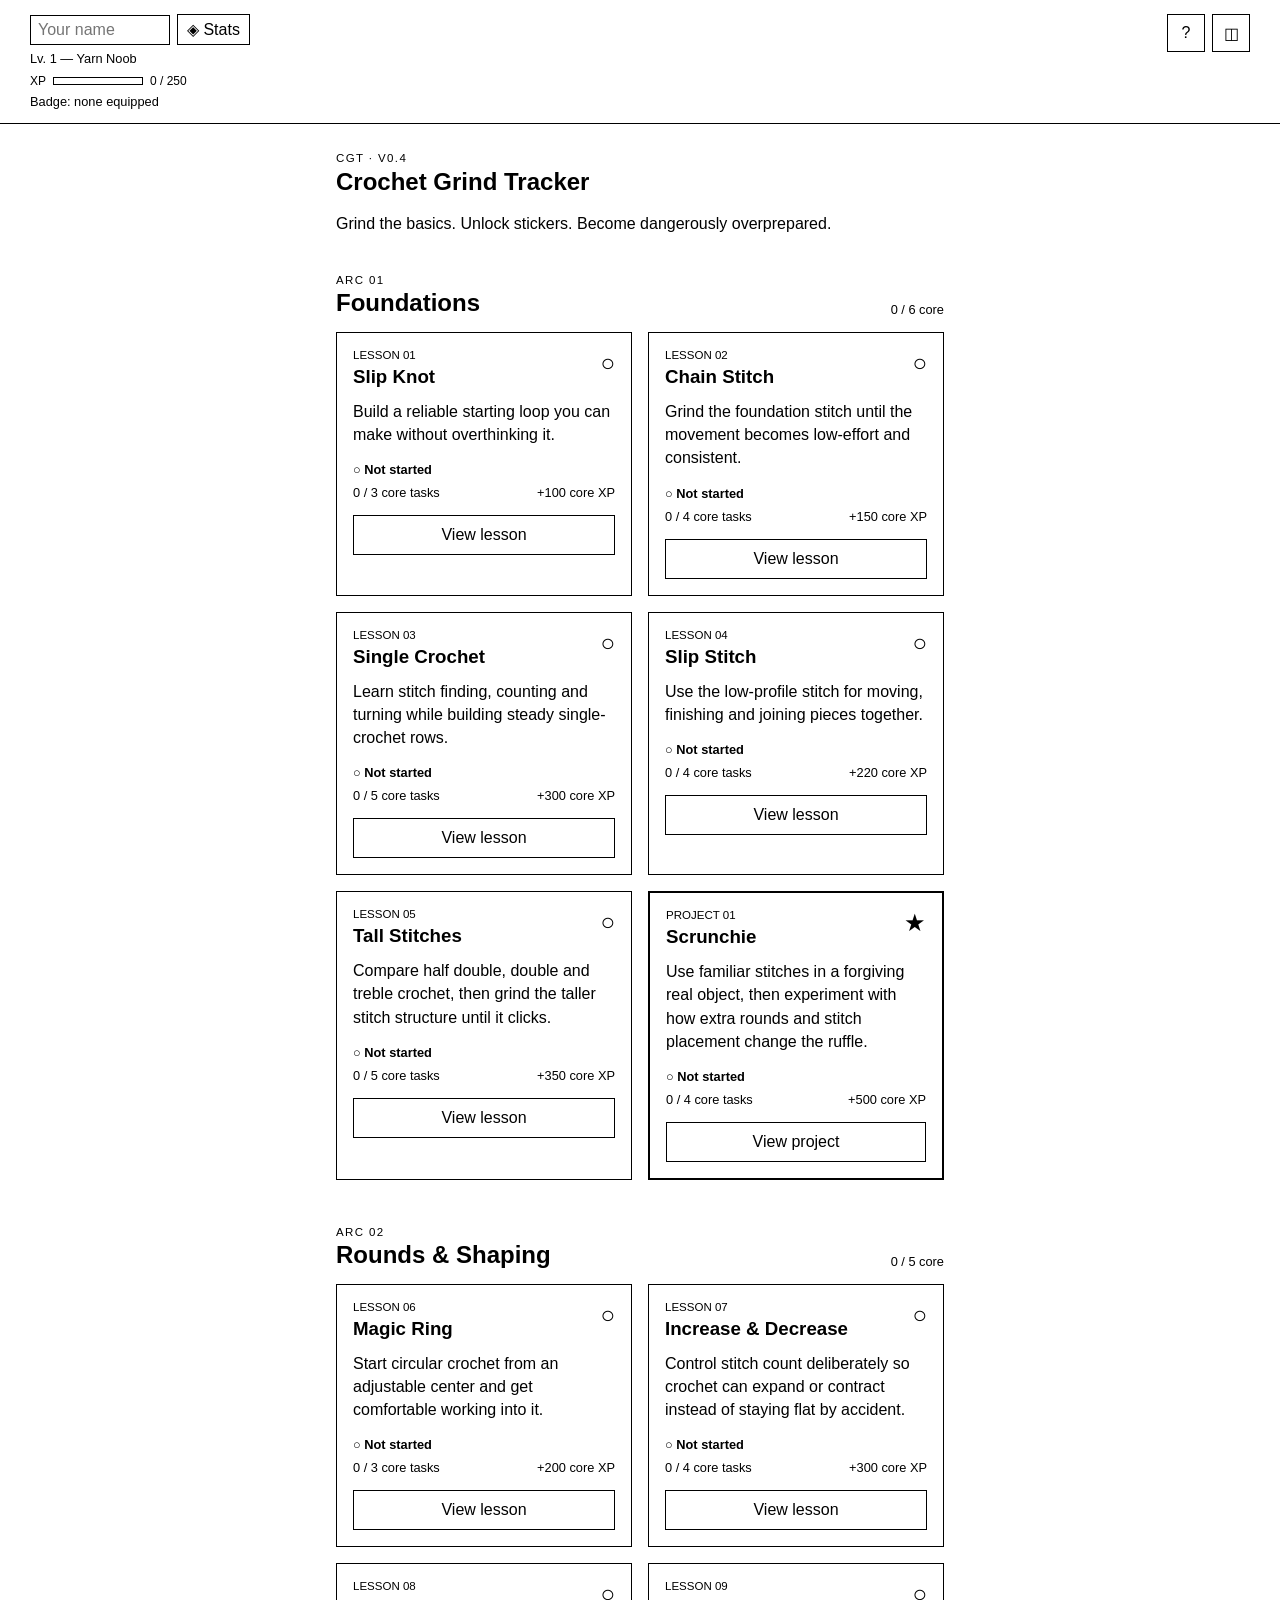
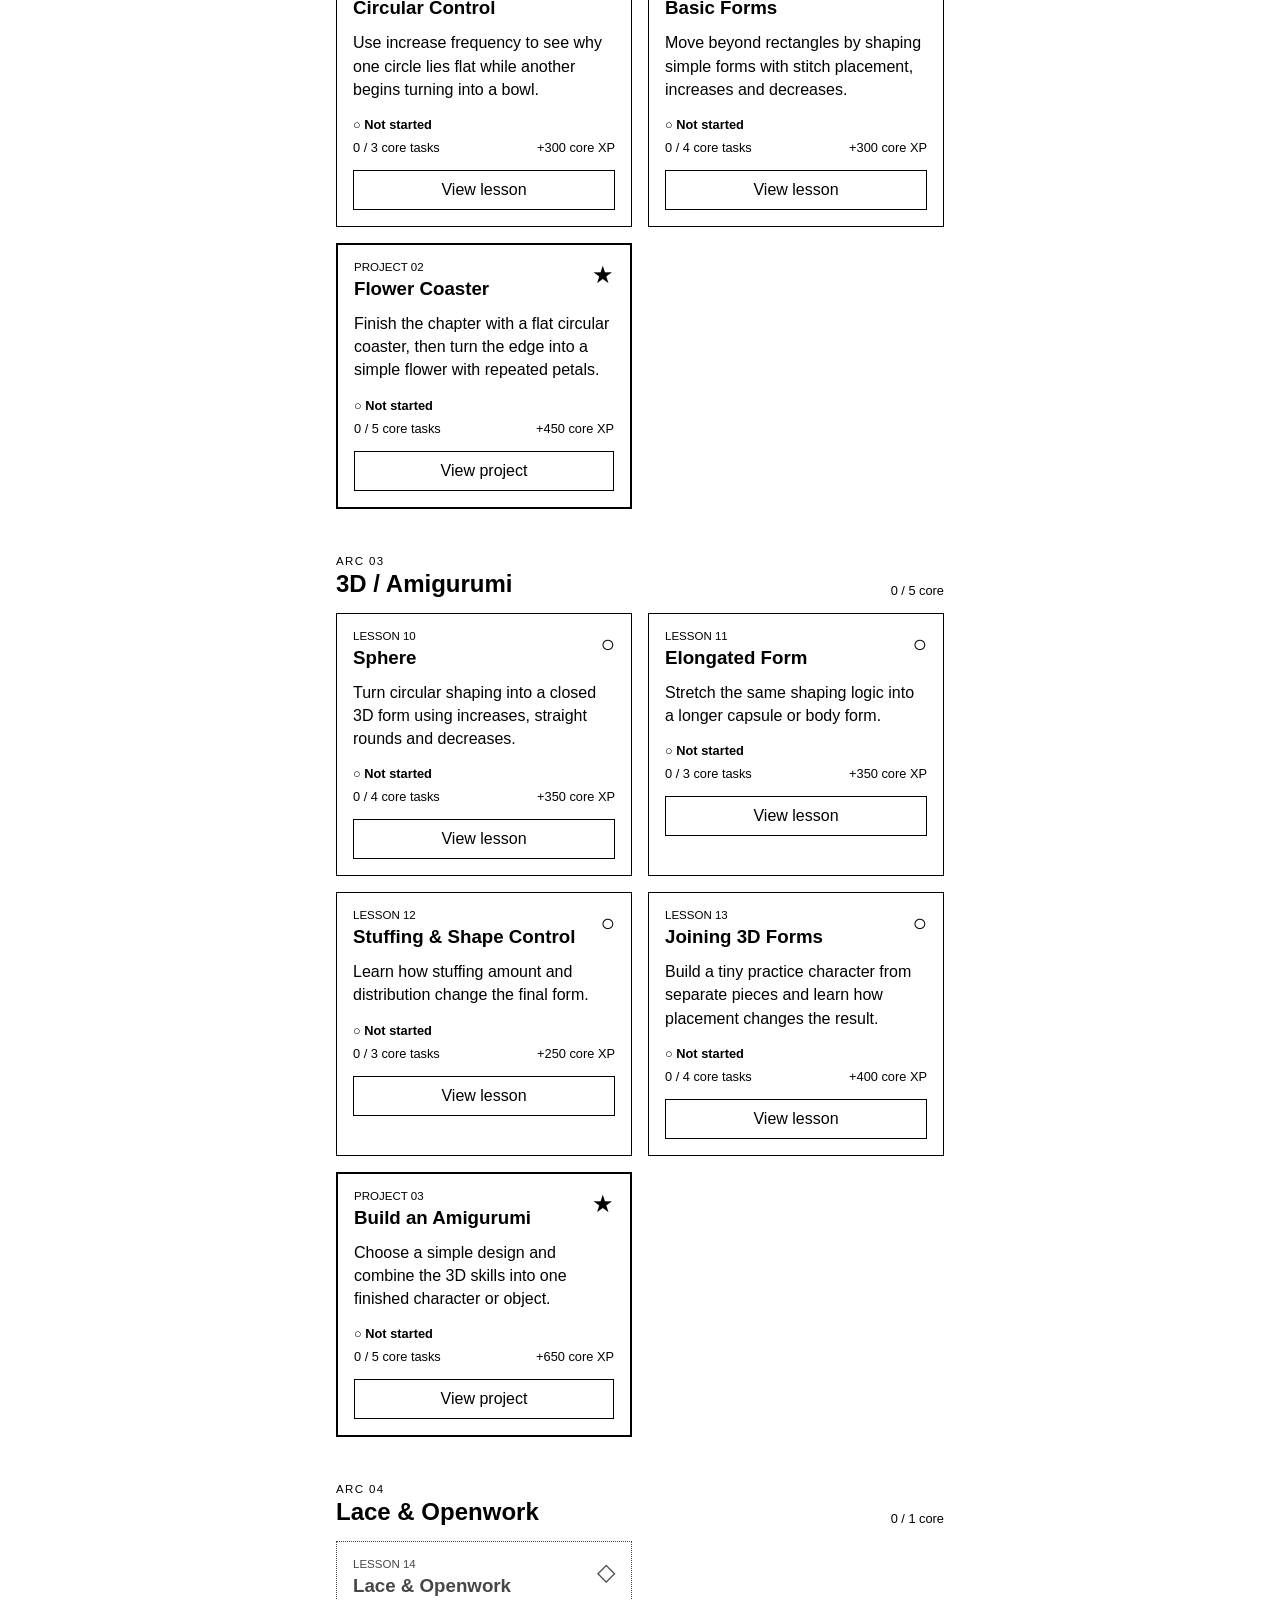
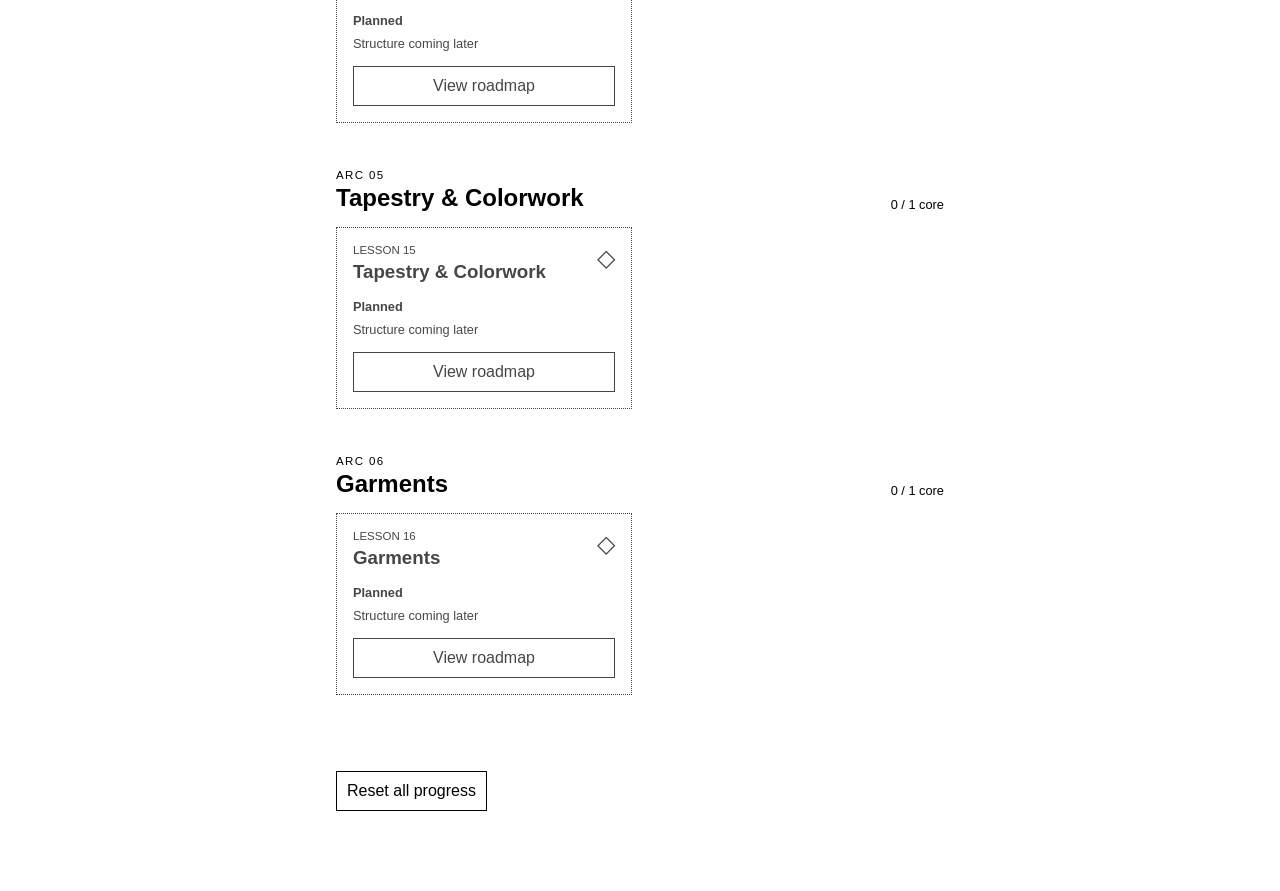
<file: index.html>
<!DOCTYPE html>
<html lang="en">

<head>
    <meta charset="UTF-8">
    <meta name="viewport" content="width=device-width, initial-scale=1.0">

    <title>CGT — Crochet Grind Tracker</title>

   <link rel="stylesheet" href="css/style.css?v=0.3">
</head>

<body>

    <header class="hud">
        <div class="hud-player">
            <div class="player-name-row">
                <input
                    id="player-name"
                    class="player-name"
                    type="text"
                    placeholder="Your name"
                    maxlength="20"
                >

                <button
                    id="stats-button"
                    class="stats-button"
                    type="button"
                    aria-label="Character stats"
                    title="Character Stats"
                >
                    ◈ Stats
                </button>
            </div>

            <p id="player-level" class="player-level">Lv. 1 — Yarn Noob</p>

            <div class="xp-row">
                <span>XP</span>

                <div class="xp-bar" aria-hidden="true">
                    <div id="xp-fill" class="xp-fill"></div>
                </div>

                <span id="player-xp">0 / 250</span>
            </div>

            <p id="equipped-badge" class="equipped-badge">Badge: none equipped</p>
        </div>

        <nav class="hud-actions" aria-label="CGT tools">
            <button
                id="dictionary-button"
                class="icon-button"
                type="button"
                aria-label="Crochet dictionary"
                title="Crochet Dictionary"
            >
                ?
            </button>

            <button
                id="sticker-button"
                class="icon-button"
                type="button"
                aria-label="Sticker book"
                title="Sticker Book"
            >
                ◫
            </button>
        </nav>
    </header>


    <main id="home-view" class="app">
        <section class="page-intro">
            <p class="eyebrow">CGT · v0.4</p>

            <h1>Crochet Grind Tracker</h1>

            <p>
                Grind the basics. Unlock stickers.
                Become dangerously overprepared.
            </p>
        </section>

        <div id="course-container"></div>

        <button id="reset-progress" class="reset-button" type="button">
            Reset all progress
        </button>
    </main>


    <section id="lesson-view" class="full-view hidden">
        <header class="view-header">
            <button id="lesson-back" class="back-button" type="button">
                ← Back
            </button>

            <span id="lesson-number">Lesson</span>
        </header>

        <div id="lesson-content" class="view-content"></div>
    </section>


    <section id="stats-view" class="full-view hidden">
        <header class="view-header">
            <button id="stats-back" class="back-button" type="button">
                ← Back
            </button>

            <span>Character Stats</span>
        </header>

        <div class="view-content">
            <p class="eyebrow">Character Sheet</p>
            <h2>Your Crochet Stats</h2>
            <p>Stats unlock as you begin new lessons and grow automatically from the counters you already track.</p>
            <div id="stats-content"></div>
        </div>
    </section>

    <section id="sticker-view" class="full-view hidden">
        <header class="view-header">
            <button id="sticker-back" class="back-button" type="button">
                ← Back
            </button>

            <span>Sticker Book</span>
        </header>

        <div class="view-content">
            <p class="eyebrow">Collection</p>

            <h2>My Stickers</h2>

            <p>
                Complete core goals to unlock stickers.
                Tap an unlocked sticker to equip or unequip it.
            </p>

            <div id="sticker-grid" class="sticker-grid"></div>
        </div>
    </section>


    <section id="dictionary-view" class="full-view hidden">
        <header class="view-header">
            <button id="dictionary-back" class="back-button" type="button">
                ← Back
            </button>

            <span>Crochet Dictionary</span>
        </header>

        <div class="view-content">
            <p class="eyebrow">Quick Reference</p>

            <h2>What does that crochet code mean?</h2>

            <section class="detail-block">
                <h3>Common abbreviations</h3>

                <dl class="dictionary-list">
                    <div><dt>ch</dt><dd>chain</dd></div>
                    <div><dt>st</dt><dd>stitch</dd></div>
                    <div><dt>sl st</dt><dd>slip stitch</dd></div>
                    <div><dt>sc</dt><dd>single crochet — US</dd></div>
                    <div><dt>hdc</dt><dd>half double crochet — US</dd></div>
                    <div><dt>dc</dt><dd>double crochet — meaning depends on US/UK terminology</dd></div>
                    <div><dt>inc</dt><dd>increase</dd></div>
                    <div><dt>dec</dt><dd>decrease</dd></div>
                    <div><dt>MR</dt><dd>magic ring</dd></div>
                    <div><dt>R / Row</dt><dd>row</dd></div>
                    <div><dt>Rnd</dt><dd>round</dd></div>
                    <div><dt>x6</dt><dd>repeat six times</dd></div>
                    <div><dt>(24)</dt><dd>24 stitches total at the end</dd></div>
                </dl>
            </section>

            <section class="detail-block">
                <h3>US vs UK terminology</h3>

                <div class="table-wrap">
                    <table>
                        <thead>
                            <tr>
                                <th>US</th>
                                <th>UK</th>
                            </tr>
                        </thead>

                        <tbody>
                            <tr>
                                <td>single crochet — sc</td>
                                <td>double crochet — dc</td>
                            </tr>

                            <tr>
                                <td>half double crochet — hdc</td>
                                <td>half treble — htr</td>
                            </tr>

                            <tr>
                                <td>double crochet — dc</td>
                                <td>treble — tr</td>
                            </tr>

                            <tr>
                                <td>treble crochet — tr</td>
                                <td>double treble — dtr</td>
                            </tr>
                        </tbody>
                    </table>
                </div>
            </section>
        </div>
    </section>


   <script src="js/script.js?v=0.4"></script>
</body>

</html>
</file>
<file: css/style.css>
/* ========================================
   BASIC
======================================== */

* {
    box-sizing: border-box;
}

html {
    font-size: 16px;
}

body {
    margin: 0;
    font-family: Arial, Helvetica, sans-serif;
    color: #000;
    background: #fff;
}

button,
input {
    font: inherit;
}

button {
    color: inherit;
    background: #fff;
    border: 1px solid #000;
    cursor: pointer;
}

button:disabled {
    cursor: not-allowed;
    opacity: 0.45;
}

input {
    color: inherit;
    background: #fff;
    border: 1px solid #000;
}

.hidden {
    display: none !important;
}


/* ========================================
   HUD
======================================== */

.hud {
    position: sticky;
    top: 0;
    z-index: 10;

    display: flex;
    justify-content: space-between;
    align-items: flex-start;
    gap: 16px;

    padding: 14px;
    background: #fff;
    border-bottom: 1px solid #000;
}

.hud-player {
    flex: 1;
    min-width: 0;
}

.player-name {
    width: 140px;
    padding: 5px 7px;
}

.player-name-row {
    display: flex;
    align-items: center;
    gap: 7px;
    flex-wrap: wrap;
}

.stats-button {
    padding: 5px 9px;
    white-space: nowrap;
}

.player-level,
.equipped-badge {
    margin: 6px 0 0;
    font-size: 0.8rem;
}

.xp-row {
    display: flex;
    align-items: center;
    gap: 7px;
    margin-top: 8px;
    font-size: 0.75rem;
}

.xp-bar {
    width: 90px;
    height: 8px;
    border: 1px solid #000;
}

.xp-fill {
    width: 0%;
    height: 100%;
    background: #000;
    transition: width 0.2s ease;
}

.hud-actions {
    display: flex;
    gap: 7px;
}

.icon-button {
    display: grid;
    place-items: center;
    width: 38px;
    height: 38px;
    padding: 0;
}


/* ========================================
   MAIN APP
======================================== */

.app {
    width: min(100%, 640px);
    margin: 0 auto;
    padding: 28px 16px 80px;
}

.page-intro {
    margin-bottom: 38px;
}

.page-intro h1 {
    margin: 4px 0 8px;
}

.page-intro p:last-child {
    line-height: 1.5;
}

.eyebrow {
    margin: 0;
    font-size: 0.72rem;
    text-transform: uppercase;
    letter-spacing: 0.12em;
}


/* ========================================
   COURSE SECTIONS
======================================== */

.course-section {
    margin-bottom: 46px;
}

.section-heading {
    display: flex;
    justify-content: space-between;
    align-items: flex-end;
    gap: 20px;
    margin-bottom: 15px;
}

.section-heading h2 {
    margin: 3px 0 0;
}

.section-progress {
    font-size: 0.8rem;
}


/* ========================================
   LESSON CARDS + STATES
======================================== */

.lesson-card {
    margin-bottom: 14px;
    padding: 16px;
    border: 1px solid #000;
}

.lesson-card.in-progress {
    border-style: dashed;
}

.lesson-card.core-complete {
    background: #eee;
    border-width: 2px;
}

.lesson-card.mastery-bronze {
    background: #eee;
    border: 3px dashed #000;
}

.lesson-card.mastery-silver {
    background: #eee;
    border: 3px double #000;
}

.lesson-card.mastery-gold {
    background: #eee;
    border: 4px double #000;
}

.lesson-card.boss {
    border-width: 2px;
}

.card-top {
    display: flex;
    justify-content: space-between;
    align-items: flex-start;
    gap: 20px;
}

.lesson-number {
    display: block;
    margin-bottom: 5px;
    font-size: 0.72rem;
}

.lesson-card h3 {
    margin: 0;
}

.complete-mark {
    font-size: 1.5rem;
}

.lesson-summary {
    margin: 12px 0;
    line-height: 1.45;
}

.card-status-row,
.card-meta {
    display: flex;
    justify-content: space-between;
    gap: 15px;
    flex-wrap: wrap;
    font-size: 0.8rem;
}

.card-status-row {
    margin-top: 16px;
    font-weight: bold;
}

.card-meta {
    margin-top: 8px;
}

.card-button {
    width: 100%;
    margin-top: 15px;
    padding: 10px;
}


/* ========================================
   FULL VIEWS
======================================== */

.full-view {
    position: fixed;
    inset: 0;
    z-index: 50;
    overflow-y: auto;
    background: #fff;
}

.view-header {
    position: sticky;
    top: 0;
    z-index: 2;

    display: flex;
    justify-content: space-between;
    align-items: center;
    gap: 20px;

    padding: 14px 16px;
    background: #fff;
    border-bottom: 1px solid #000;
}

.back-button {
    padding: 8px 10px;
}

.view-content {
    width: min(100%, 640px);
    margin: 0 auto;
    padding: 28px 16px 80px;
}

.view-content h2 {
    margin: 4px 0 10px;
}

.view-content > p {
    line-height: 1.5;
}


/* ========================================
   DETAIL BLOCKS
======================================== */

.detail-block {
    margin-top: 30px;
    padding-top: 20px;
    border-top: 1px solid #000;
}

.detail-block h3 {
    margin-top: 0;
}

.materials-line {
    margin: 0;
    line-height: 1.5;
}


/* ========================================
   TASKS
======================================== */

.task-row {
    display: flex;
    align-items: flex-start;
    gap: 10px;
    margin: 15px 0;
}

.task-row input[type="checkbox"] {
    width: auto;
    margin-top: 3px;
}

.task-row.complete span {
    text-decoration: line-through;
    opacity: 0.6;
}


/* ========================================
   COUNTERS
======================================== */

.numeric-task,
.mastery-card,
.freestyle-box,
.tutorial-box {
    margin: 18px 0;
    padding: 14px;
    border: 1px solid #000;
}

.numeric-task.complete,
.mastery-card.complete {
    background: #eee;
}

.mastery-card.locked {
    opacity: 0.45;
}

.numeric-heading,
.mastery-heading,
.freestyle-heading {
    display: flex;
    justify-content: space-between;
    align-items: flex-start;
    gap: 20px;
}

.numeric-heading p,
.mastery-heading p,
.freestyle-heading p {
    margin: 5px 0 0;
    font-size: 0.8rem;
}

.counter {
    display: flex;
    align-items: center;
    gap: 7px;
    flex-wrap: wrap;
    margin-top: 14px;
}

.counter input {
    width: 80px;
    padding: 8px;
    text-align: center;
}

.counter button {
    min-width: 40px;
    padding: 8px;
}

.mastery-stack {
    display: grid;
    gap: 12px;
    margin-top: 16px;
}

.mastery-tier {
    font-weight: bold;
}

.mastery-note,
.freestyle-note,
.saved-note {
    font-size: 0.8rem;
}


/* ========================================
   PERSONAL TUTORIAL
======================================== */

.tutorial-input-row {
    display: flex;
    gap: 8px;
    flex-wrap: wrap;
}

.tutorial-input-row input {
    flex: 1 1 240px;
    min-width: 0;
    padding: 9px;
}

.tutorial-input-row button {
    padding: 9px 12px;
}

.saved-tutorial-link {
    display: inline-block;
    margin-top: 12px;
}


/* ========================================
   REWARD
======================================== */

.reward-box {
    padding: 14px;
    border: 1px solid #000;
}

.reward-box.locked {
    opacity: 0.55;
}


/* ========================================
   STICKER BOOK
======================================== */

.sticker-grid {
    display: grid;
    grid-template-columns: repeat(2, 1fr);
    gap: 12px;
    margin-top: 25px;
}

.sticker {
    min-height: 150px;
    padding: 16px;
    text-align: center;
    border: 1px solid #000;
}

.sticker.unlocked {
    cursor: pointer;
}

.sticker.equipped {
    border-width: 3px;
}

.sticker-icon {
    margin-bottom: 10px;
    font-size: 2rem;
}

.sticker p {
    margin-bottom: 0;
    font-size: 0.8rem;
}


/* ========================================
   DICTIONARY
======================================== */

.dictionary-list {
    margin: 0;
}

.dictionary-list > div {
    display: grid;
    grid-template-columns: 80px 1fr;
    gap: 12px;
    padding: 10px 0;
    border-bottom: 1px solid #ddd;
}

.dictionary-list dt {
    font-weight: bold;
}

.dictionary-list dd {
    margin: 0;
}

.table-wrap {
    overflow-x: auto;
}

table {
    width: 100%;
    border-collapse: collapse;
}

th,
td {
    padding: 10px;
    text-align: left;
    border: 1px solid #000;
}


/* ========================================
   RESET
======================================== */

.reset-button {
    margin-top: 30px;
    padding: 10px;
}


/* ========================================
   DESKTOP
======================================== */

@media (min-width: 800px) {
    .hud {
        padding-inline: 30px;
    }

    .app {
        max-width: 950px;
    }

    .course-cards {
        display: grid;
        grid-template-columns: repeat(2, 1fr);
        gap: 16px;
    }

    .lesson-card {
        margin-bottom: 0;
    }

    .sticker-grid {
        grid-template-columns: repeat(3, 1fr);
    }
}

/* ========================================
   CHARACTER STATS + ROADMAP
======================================== */

.stats-group {
    margin-top: 26px;
}

.stats-list {
    margin-top: 10px;
    border: 1px solid #000;
}

.stat-row {
    display: flex;
    justify-content: space-between;
    gap: 20px;
    padding: 11px 12px;
    border-bottom: 1px solid #ddd;
}

.stat-row:last-child {
    border-bottom: 0;
}

.stats-empty,
.placeholder-copy {
    margin-top: 24px;
    line-height: 1.5;
}

.reward-box.complete {
    background: #eee;
    border-width: 2px;
}

.lesson-card.planned {
    opacity: 0.72;
    border-style: dotted;
}
</file>
